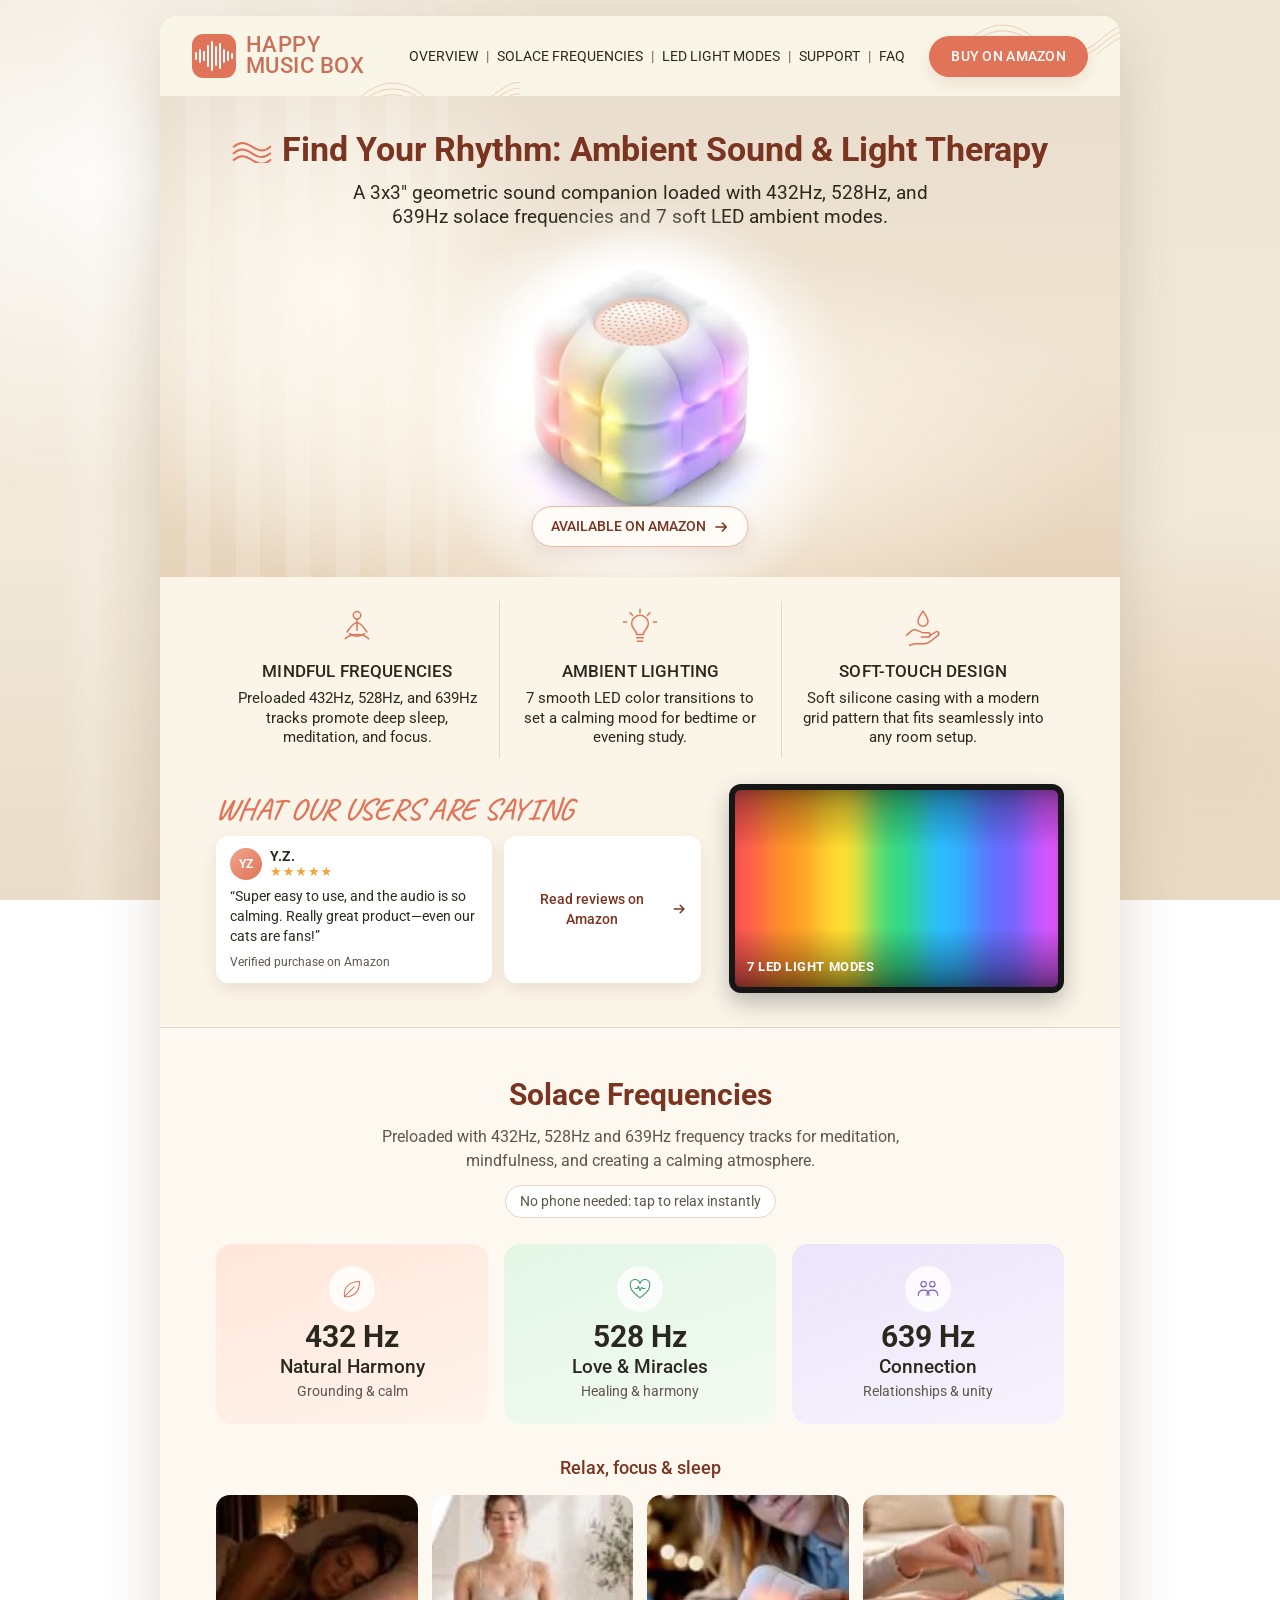
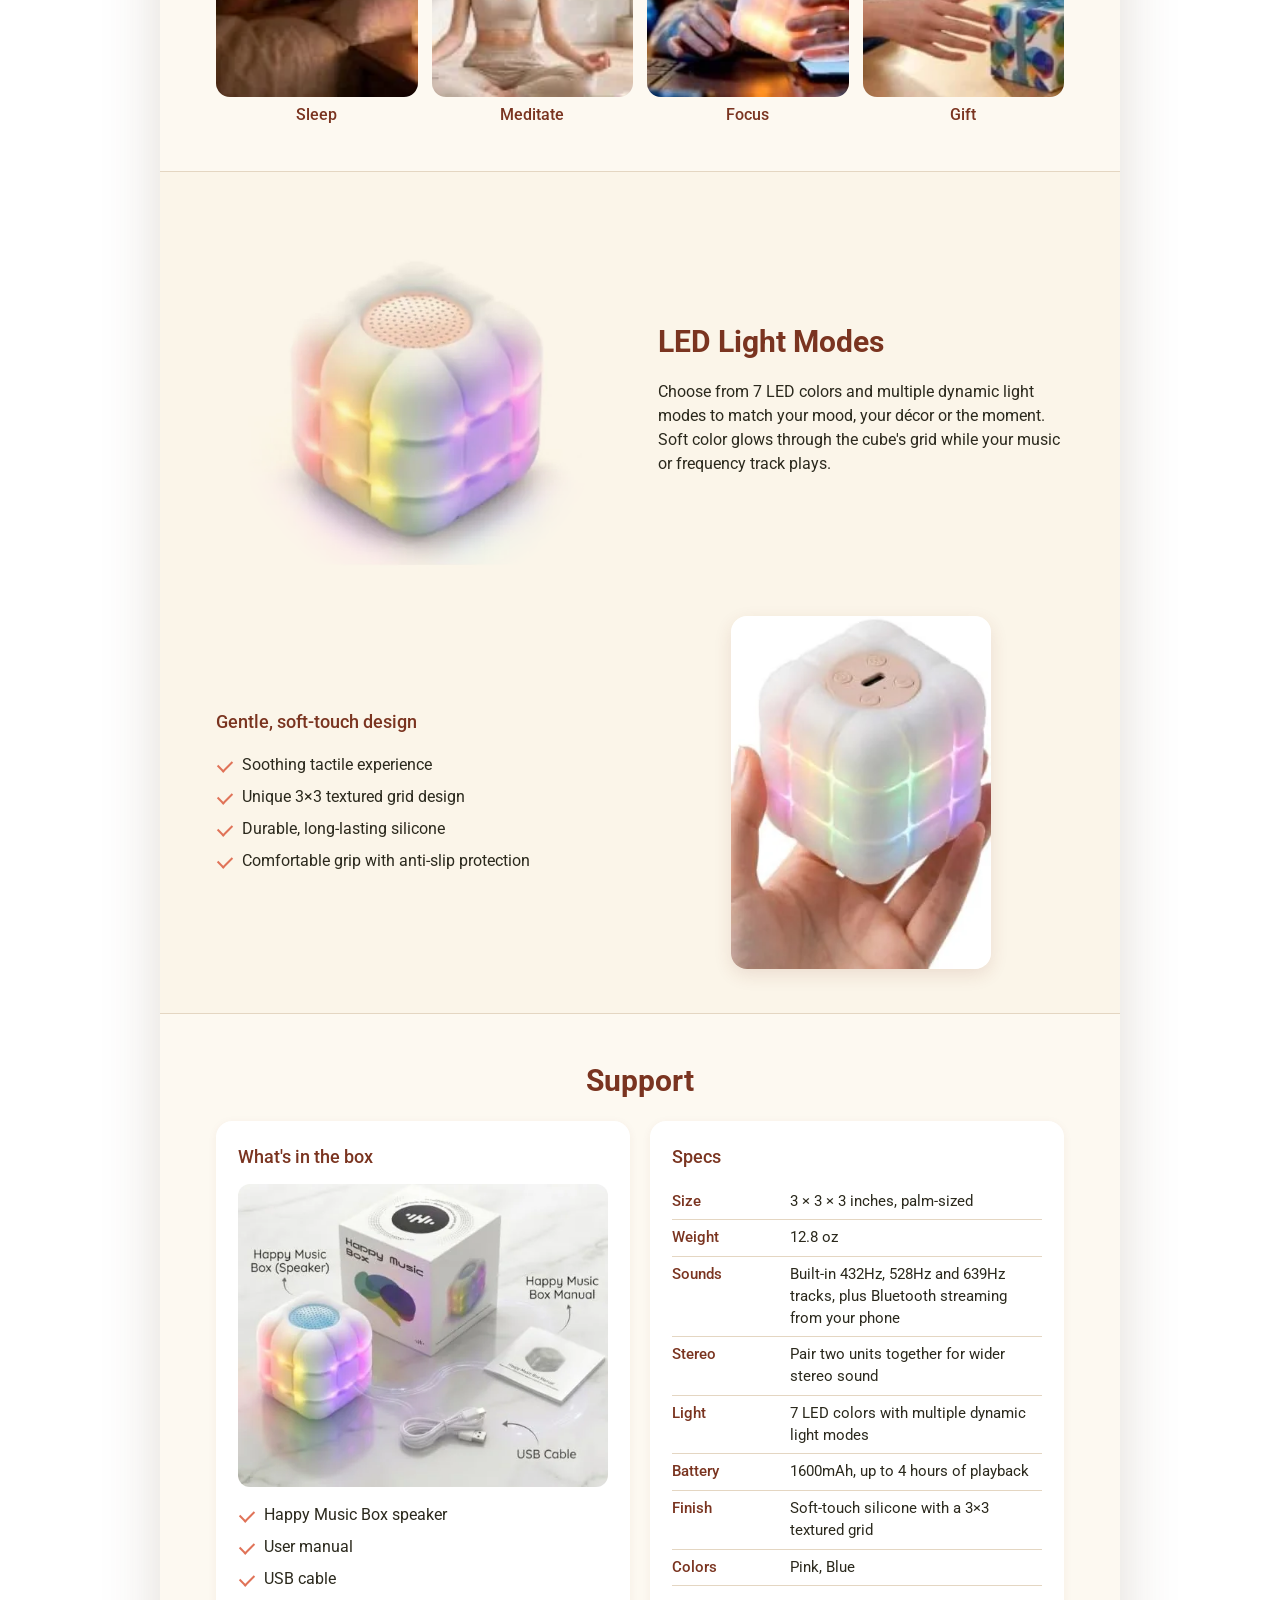
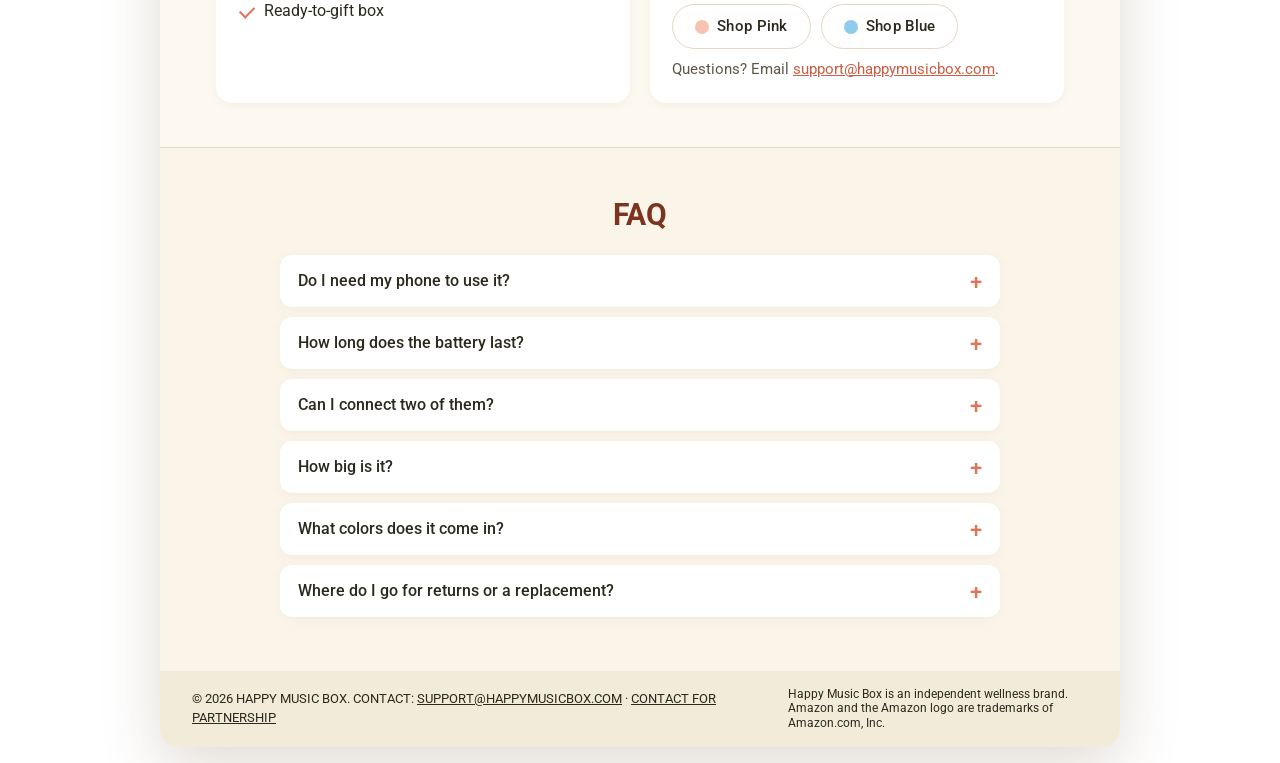
<file: site/index.html>
<!doctype html>
<html lang="en">
<head>
<meta charset="utf-8">
<meta name="viewport" content="width=device-width, initial-scale=1">
<meta name="robots" content="noindex">
<title>Happy Music Box | Portable Sound Machine &amp; Bluetooth Speaker</title>
<meta name="description" content="A palm-sized sound machine and Bluetooth speaker with built-in 432Hz, 528Hz and 639Hz tracks, 7 LED light modes and a soft-touch silicone finish. Available on Amazon in Pink and Blue.">

<meta property="og:type" content="website">
<meta property="og:title" content="Happy Music Box | Portable Sound Machine &amp; Bluetooth Speaker">
<meta property="og:description" content="A palm-sized sound machine and Bluetooth speaker with built-in 432Hz, 528Hz and 639Hz tracks, 7 LED light modes and a soft-touch silicone finish. Available on Amazon in Pink and Blue.">
<meta property="og:image" content="img/og.jpg">

<meta name="twitter:card" content="summary_large_image">
<meta name="theme-color" content="#FBF5E9">
<link rel="icon" href="favicon.ico" sizes="any">
<link rel="apple-touch-icon" href="img/apple-touch-icon.png">
<link rel="preconnect" href="https://fonts.googleapis.com">
<link rel="preconnect" href="https://fonts.gstatic.com" crossorigin>
<link href="https://fonts.googleapis.com/css2?family=Caveat:wght@600&family=Roboto:wght@400;500;700&display=swap" rel="stylesheet">
<link rel="stylesheet" href="style.css">
<script type="application/ld+json">[{"@context": "https://schema.org", "@type": "Product", "name": "Happy Music Box Portable Bluetooth Speaker & Sound Machine", "brand": {"@type": "Brand", "name": "Happy Music Box"}, "description": "Palm-sized sound machine and Bluetooth speaker with built-in 432Hz, 528Hz and 639Hz tracks, 7 LED light modes and a soft-touch silicone finish.", "image": ["img/cube-1000.webp"], "color": ["Pink", "Blue"], "weight": {"@type": "QuantitativeValue", "value": 12.8, "unitCode": "ONZ"}}, {"@context": "https://schema.org", "@type": "FAQPage", "mainEntity": [{"@type": "Question", "name": "Do I need my phone to use it?", "acceptedAnswer": {"@type": "Answer", "text": "No. The 432Hz, 528Hz and 639Hz tracks are built in, so you can tap to play straight away. Your phone is only needed if you want to stream your own music over Bluetooth."}}, {"@type": "Question", "name": "How long does the battery last?", "acceptedAnswer": {"@type": "Answer", "text": "Up to 4 hours of playback from the built-in 1600mAh battery. Recharge it with the included USB cable."}}, {"@type": "Question", "name": "Can I connect two of them?", "acceptedAnswer": {"@type": "Answer", "text": "Yes. Two Happy Music Box speakers can be paired together for a wider, more immersive stereo sound."}}, {"@type": "Question", "name": "How big is it?", "acceptedAnswer": {"@type": "Answer", "text": "3 × 3 × 3 inches and 12.8 oz, small enough for a nightstand, a desk, or your bag."}}, {"@type": "Question", "name": "What colors does it come in?", "acceptedAnswer": {"@type": "Answer", "text": "Pink and Blue. Both are sold on Amazon."}}, {"@type": "Question", "name": "Where do I go for returns or a replacement?", "acceptedAnswer": {"@type": "Answer", "text": "If you bought on Amazon, start a return or replacement from your Amazon order. For anything else, email us at support@happymusicbox.com."}}]}]</script>
</head>
<body>
<div class="sheet">
<header class="top">
  <svg class="deco deco-tr" viewBox="0 0 220 60" aria-hidden="true"><path d="M0 40c30-26 60-26 90 0s60 26 90 0 40-20 40-20"/><path d="M0 48c30-26 60-26 90 0s60 26 90 0 40-20 40-20"/><path d="M0 56c30-26 60-26 90 0s60 26 90 0 40-20 40-20"/></svg><svg class="deco deco-bl" viewBox="0 0 220 60" aria-hidden="true"><path d="M0 40c30-26 60-26 90 0s60 26 90 0 40-20 40-20"/><path d="M0 48c30-26 60-26 90 0s60 26 90 0 40-20 40-20"/><path d="M0 56c30-26 60-26 90 0s60 26 90 0 40-20 40-20"/></svg>
  <a class="logo" href="#overview" aria-label="Happy Music Box home"><span class="logo-mark" aria-hidden="true"><i style="height:18%"></i><i style="height:34%"></i><i style="height:24%"></i><i style="height:52%"></i><i style="height:70%"></i><i style="height:44%"></i><i style="height:60%"></i><i style="height:34%"></i><i style="height:22%"></i><i style="height:14%"></i></span><span class="logo-word">Happy<br>Music Box</span></a>
  <nav class="nav" aria-label="Sections"><a href="#overview">Overview</a><span aria-hidden="true">|</span><a href="#frequencies">Solace Frequencies</a><span aria-hidden="true">|</span><a href="#light">LED Light Modes</a><span aria-hidden="true">|</span><a href="#support">Support</a><span aria-hidden="true">|</span><a href="#faq">FAQ</a></nav>
  <a href="https://www.amazon.com/dp/B0HC9TPS27" class="btn" target="_blank" rel="noopener">Buy on Amazon</a>
</header>
<main>
<section class="hero" id="overview">
  <div class="hero-light" aria-hidden="true"></div>
  <h1><span class="h1-wave"><svg viewBox="0 0 48 28" aria-hidden="true"><path d="M2 8c7-6 13-6 22 0s15 6 22 0M2 16c7-6 13-6 22 0s15 6 22 0M2 24c7-6 13-6 22 0s15 6 22 0"/></svg></span>Find Your Rhythm: Ambient Sound &amp; Light Therapy</h1>
  <p class="lede">A 3x3" geometric sound companion loaded with 432Hz, 528Hz, and 639Hz solace frequencies and 7 soft LED ambient modes.</p>
  <div class="stage">
    <div class="spot" aria-hidden="true"></div>
    <img class="cube" src="img/cube-1000.webp" srcset="img/cube-560.webp 560w, img/cube-1000.webp 1000w" sizes="(max-width: 560px) 74vw, 330px" width="1000" height="1000" alt="Happy Music Box, a soft white 3x3 cube speaker with a peach speaker grille and rainbow LED light between its squares" fetchpriority="high" decoding="async">
    <a href="https://www.amazon.com/dp/B0HC9TPS27" class="pill" target="_blank" rel="noopener">Available on Amazon <svg viewBox="0 0 20 20" aria-hidden="true"><path d="M3 10h13M11 5l5 5-5 5"/></svg></a>
  </div>
</section>
<section class="feats">
    <div class="feat">
      <span class="feat-icon"><svg viewBox="0 0 48 48" aria-hidden="true"><circle cx="24" cy="10" r="4.5"/><path d="M24 15v13M24 19c-4 0-6 3-9 7l-3 4M24 19c4 0 6 3 9 7l3 4M10 38c4-4 9-5 14-5s10 1 14 5M15 32c3 2 6 3 9 3s6-1 9-3"/></svg></span>
      <h2>Mindful Frequencies</h2>
      <p>Preloaded 432Hz, 528Hz, and 639Hz tracks promote deep sleep, meditation, and focus.</p>
    </div>
    <div class="feat">
      <span class="feat-icon"><svg viewBox="0 0 48 48" aria-hidden="true"><path d="M17 27a10 10 0 1 1 14 0c-2 2-3 4-3 6h-8c0-2-1-4-3-6zM20 37h8M21 41h6M24 3v4M8 18H4M44 18h-4M12 7l3 3M36 7l-3 3"/></svg></span>
      <h2>Ambient Lighting</h2>
      <p>7 smooth LED color transitions to set a calming mood for bedtime or evening study.</p>
    </div>
    <div class="feat">
      <span class="feat-icon"><svg viewBox="0 0 48 48" aria-hidden="true"><path d="M24 5c3 5 6 8 6 12a6 6 0 0 1-12 0c0-4 3-7 6-12zM4 34l7-6c2-1 4-1 6 0l7 3h6a2.5 2.5 0 0 1 0 5h-8M30 36l9-6a2.5 2.5 0 0 1 3 4l-10 8c-2 1-4 2-6 2H14l-6 2"/></svg></span>
      <h2>Soft-Touch Design</h2>
      <p>Soft silicone casing with a modern grid pattern that fits seamlessly into any room setup.</p>
    </div>
</section>
<section class="voices">
  <div class="reviews">
    <h2 class="script">What our users are saying</h2>
    <div class="cards">
      <figure class="review">
        <figcaption><span class="avatar" aria-hidden="true">YZ</span><span><b>Y.Z.</b><span class="stars" aria-label="5 out of 5 stars">★★★★★</span></span></figcaption>
        <blockquote>“Super easy to use, and the audio is so calming. Really great product—even our cats are fans!”</blockquote>
        <small>Verified purchase on Amazon</small>
      </figure>
      <a href="https://www.amazon.com/dp/B0HC9TPS27#customerReviews" class="review review-more" target="_blank" rel="noopener">Read reviews on Amazon <svg viewBox="0 0 20 20" aria-hidden="true"><path d="M3 10h13M11 5l5 5-5 5"/></svg></a>
    </div>
  </div>
  <div class="glow" role="img" aria-label="Animation of the cube's LED colors cycling">
    <div class="glow-bars" aria-hidden="true"><i></i><i></i><i></i><i></i><i></i><i></i><i></i></div>
    <span class="glow-tag">7 LED light modes</span>
  </div>
</section>
<section class="band" id="frequencies">
  <h2 class="sec">Solace Frequencies</h2>
  <p class="sec-lede">Preloaded with 432Hz, 528Hz and 639Hz frequency tracks for meditation, mindfulness, and creating a calming atmosphere.</p>
  <p class="chip">No phone needed: tap to relax instantly</p>
  <div class="freqs">
    <div class="freq freq-peach">
      <span class="freq-icon"><svg viewBox="0 0 48 48" aria-hidden="true"><path d="M10 38C8 22 18 10 38 10c0 20-12 30-28 28zM10 38 28 20"/></svg></span>
      <strong>432 Hz</strong>
      <span class="freq-name">Natural Harmony</span>
      <span class="freq-sub">Grounding &amp; calm</span>
    </div>
    <div class="freq freq-mint">
      <span class="freq-icon"><svg viewBox="0 0 48 48" aria-hidden="true"><path d="M24 40S6 29 6 17a9 9 0 0 1 18-3 9 9 0 0 1 18 3c0 12-18 23-18 23z"/><path d="M15 23h4l2-4 3 8 3-6 2 2h4"/></svg></span>
      <strong>528 Hz</strong>
      <span class="freq-name">Love &amp; Miracles</span>
      <span class="freq-sub">Healing &amp; harmony</span>
    </div>
    <div class="freq freq-lilac">
      <span class="freq-icon"><svg viewBox="0 0 48 48" aria-hidden="true"><circle cx="16" cy="15" r="5"/><circle cx="32" cy="15" r="5"/><path d="M6 36c0-6 4-10 10-10s10 4 10 10M22 36c0-6 4-10 10-10s10 4 10 10"/></svg></span>
      <strong>639 Hz</strong>
      <span class="freq-name">Connection</span>
      <span class="freq-sub">Relationships &amp; unity</span>
    </div>
  </div>
  <h3 class="sub">Relax, focus &amp; sleep</h3>
  <div class="uses">
      <figure><img src="img/use_sleep-260.webp" srcset="img/use_sleep-260.webp 260w" sizes="(max-width: 560px) 44vw, 200px" width="130" height="130" alt="A woman asleep in bed with the cube glowing softly on the nightstand" loading="lazy" decoding="async"><figcaption>Sleep</figcaption></figure>
      <figure><img src="img/use_meditate-260.webp" srcset="img/use_meditate-260.webp 260w" sizes="(max-width: 560px) 44vw, 200px" width="122" height="122" alt="A woman meditating cross-legged on a yoga mat" loading="lazy" decoding="async"><figcaption>Meditate</figcaption></figure>
      <figure><img src="img/use_focus-260.webp" srcset="img/use_focus-260.webp 260w" sizes="(max-width: 560px) 44vw, 200px" width="155" height="155" alt="Someone at a desk in the evening, holding the glowing cube" loading="lazy" decoding="async"><figcaption>Focus</figcaption></figure>
      <figure><img src="img/use_gift-260.webp" srcset="img/use_gift-260.webp 260w" sizes="(max-width: 560px) 44vw, 200px" width="157" height="157" alt="Two people handing over a wrapped gift box" loading="lazy" decoding="async"><figcaption>Gift</figcaption></figure>
  </div>
</section>
<section class="band" id="light">
  <div class="zig">
    <div class="zig-img"><img class="fade" src="img/cube_lit-560.webp" srcset="img/cube_lit-560.webp 560w" sizes="(max-width: 760px) 80vw, 380px" width="547" height="547" alt="The cube glowing in pink, yellow, green and violet LED light" loading="lazy" decoding="async"></div>
    <div class="zig-txt">
      <h2 class="sec">LED Light Modes</h2>
      <p>Choose from 7 LED colors and multiple dynamic light modes to match your mood, your décor or the moment. Soft color glows through the cube's grid while your music or frequency track plays.</p>
    </div>
  </div>
  <div class="zig rev">
    <div class="zig-img"><img class="rounded" src="img/hand-400.webp" srcset="img/hand-400.webp 400w" sizes="(max-width: 760px) 70vw, 300px" width="300" height="407" alt="A hand holding the palm-sized cube, showing its soft silicone grid and the buttons on top" loading="lazy" decoding="async"></div>
    <div class="zig-txt">
      <h3 class="sub left">Gentle, soft-touch design</h3>
      <ul class="ticks">
        <li>Soothing tactile experience</li>
        <li>Unique 3×3 textured grid design</li>
        <li>Durable, long-lasting silicone</li>
        <li>Comfortable grip with anti-slip protection</li>
      </ul>
    </div>
  </div>
</section>
<section class="band" id="support">
  <h2 class="sec">Support</h2>
  <div class="support">
    <div class="card">
      <h3 class="sub left">What's in the box</h3>
      <img class="boxshot" src="img/box-500.webp" srcset="img/box-500.webp 500w" sizes="(max-width: 760px) 86vw, 460px" width="500" height="410" alt="What&#x27;s in the box: the Happy Music Box speaker, its gift box, the manual and a USB cable" loading="lazy" decoding="async">
      <ul class="ticks"><li>Happy Music Box speaker</li><li>User manual</li><li>USB cable</li><li>Ready-to-gift box</li></ul>
    </div>
    <div class="card">
      <h3 class="sub left">Specs</h3>
      <table class="specs"><tr><th>Size</th><td>3 × 3 × 3 inches, palm-sized</td></tr><tr><th>Weight</th><td>12.8 oz</td></tr><tr><th>Sounds</th><td>Built-in 432Hz, 528Hz and 639Hz tracks, plus Bluetooth streaming from your phone</td></tr><tr><th>Stereo</th><td>Pair two units together for wider stereo sound</td></tr><tr><th>Light</th><td>7 LED colors with multiple dynamic light modes</td></tr><tr><th>Battery</th><td>1600mAh, up to 4 hours of playback</td></tr><tr><th>Finish</th><td>Soft-touch silicone with a 3×3 textured grid</td></tr><tr><th>Colors</th><td>Pink, Blue</td></tr></table>
      <div class="colors">
        <a href="https://www.amazon.com/dp/B0HC9TPS27" class="btn ghost" target="_blank" rel="noopener"><span class="dot pink"></span>Shop Pink</a>
        <a href="https://www.amazon.com/dp/B0HC9XZ8BC" class="btn ghost" target="_blank" rel="noopener"><span class="dot blue"></span>Shop Blue</a>
      </div>
      <p class="help">Questions? Email <a href="mailto:support@happymusicbox.com">support@happymusicbox.com</a>.</p>
    </div>
  </div>
</section>
<section class="band" id="faq">
  <h2 class="sec">FAQ</h2>
  <div class="faq"><details><summary>Do I need my phone to use it?</summary><p>No. The 432Hz, 528Hz and 639Hz tracks are built in, so you can tap to play straight away. Your phone is only needed if you want to stream your own music over Bluetooth.</p></details><details><summary>How long does the battery last?</summary><p>Up to 4 hours of playback from the built-in 1600mAh battery. Recharge it with the included USB cable.</p></details><details><summary>Can I connect two of them?</summary><p>Yes. Two Happy Music Box speakers can be paired together for a wider, more immersive stereo sound.</p></details><details><summary>How big is it?</summary><p>3 × 3 × 3 inches and 12.8 oz, small enough for a nightstand, a desk, or your bag.</p></details><details><summary>What colors does it come in?</summary><p>Pink and Blue. Both are sold on Amazon.</p></details><details><summary>Where do I go for returns or a replacement?</summary><p>If you bought on Amazon, start a return or replacement from your Amazon order. For anything else, email us at support@happymusicbox.com.</p></details></div>
</section>
</main>
<footer class="foot">
  <p>© 2026 Happy Music Box. Contact: <a href="mailto:support@happymusicbox.com">support@happymusicbox.com</a> ·
     <a href="mailto:support@happymusicbox.com?subject=Partnership">Contact for Partnership</a></p>
  <p class="legal">Happy Music Box is an independent wellness brand. Amazon and the Amazon logo are trademarks of Amazon.com, Inc.</p>
</footer>
</div>
</body></html>
</file>
<file: site/style.css>
/* Happy Music Box: palette sampled from Shuai's mockup (432.jpg) */
:root {
  --cream: #FBF5E9;
  --cream-2: #F3EBDA;
  --sand: #EDE1CF;
  --terracotta: #E07358;
  --terracotta-d: #C95E44;
  --logo: #C8705A;
  --rust: #7A3420;
  --ink: #2B291D;
  --muted: #5F5649;
  --line: #E4D6C2;
  --radius: 16px;
  --shadow: 0 6px 18px rgba(122, 52, 32, .12);
}

* { box-sizing: border-box; }
html { scroll-behavior: smooth; scroll-padding-top: 16px; }
body {
  margin: 0;
  font: 16px/1.5 Roboto, system-ui, -apple-system, "Segoe UI", sans-serif;
  color: var(--ink);
  /* the soft, sunlit room around the page */
  background:
    radial-gradient(60% 50% at 8% 20%, rgba(255, 255, 255, .85), transparent 70%),
    radial-gradient(40% 40% at 95% 85%, rgba(232, 214, 190, .9), transparent 70%),
    repeating-linear-gradient(90deg, rgba(255, 255, 255, 0) 0 60px, rgba(255, 255, 255, .16) 90px, rgba(255, 255, 255, 0) 120px) left / 34% 100% no-repeat,
    linear-gradient(180deg, #EFE6D6, #F2E9DA 60%, #E9DCC8);
  background-attachment: fixed;
}
a { color: var(--terracotta-d); }
img { max-width: 100%; height: auto; display: block; }
svg { stroke: currentColor; fill: none; stroke-width: 2; stroke-linecap: round; stroke-linejoin: round; }

.sheet {
  max-width: 960px;
  margin: 16px auto;
  background: var(--cream);
  border-radius: 18px;
  box-shadow: 0 20px 60px rgba(90, 60, 30, .18);
  overflow: hidden;
}

/* ---------- header ---------- */
.top {
  position: relative;
  display: flex;
  align-items: center;
  gap: 24px;
  padding: 18px 32px;
  background: #FAF6E7;
}
.deco { position: absolute; width: 160px; height: 44px; color: #D9A08F; opacity: .55; pointer-events: none; }
.deco path { stroke-width: 1.2; }
.deco-tr { top: -6px; right: -10px; }
.deco-bl { bottom: -16px; left: 200px; }

.logo { display: flex; align-items: center; gap: 10px; text-decoration: none; flex: none; position: relative; }
.logo-mark {
  width: 44px; height: 44px; border-radius: 11px; background: var(--terracotta);
  display: flex; align-items: center; justify-content: center; gap: 2px;
}
.logo-mark i { display: block; width: 2px; background: #fff; border-radius: 2px; }
.logo-word {
  font-weight: 500; font-size: 22px; line-height: .95; letter-spacing: .02em;
  text-transform: uppercase; color: var(--logo);
}

.nav { display: flex; align-items: center; gap: 8px; margin-left: auto; font-size: 13.5px; position: relative; }
.nav a { color: var(--ink); text-decoration: none; text-transform: uppercase; white-space: nowrap; }
.nav a:hover { color: var(--terracotta-d); }
.nav span { color: var(--ink); opacity: .7; }

.btn {
  display: inline-flex; align-items: center; gap: 8px;
  padding: 10px 22px; border-radius: 999px;
  background: var(--terracotta); color: #fff; text-decoration: none;
  font-weight: 500; font-size: 14px; text-transform: uppercase; letter-spacing: .02em;
  box-shadow: var(--shadow); white-space: nowrap; flex: none; position: relative;
  transition: background .15s, transform .15s;
}
.btn:hover { background: var(--terracotta-d); transform: translateY(-1px); }
.btn.ghost { background: #fff; color: var(--ink); box-shadow: none; border: 1px solid var(--line); text-transform: none; font-size: 15px; }
.btn.ghost:hover { border-color: var(--terracotta); }

/* ---------- hero ---------- */
.hero {
  position: relative;
  padding: 34px 24px 0;
  text-align: center;
  overflow: hidden;
  background:
    radial-gradient(70% 60% at 50% 72%, #FFF8EE 0%, rgba(255, 248, 238, 0) 70%),
    repeating-linear-gradient(90deg, rgba(255, 255, 255, 0) 0 26px, rgba(255, 255, 255, .16) 26px 50px) left / 30% 100% no-repeat,
    linear-gradient(180deg, #E9DDCD 0%, #F0E4D3 55%, #E6D3BA 100%);
}
.hero-light {
  position: absolute; inset: -20% auto auto -10%; width: 55%; height: 120%;
  background: radial-gradient(closest-side, rgba(255, 252, 244, .9), transparent);
  pointer-events: none;
}
.hero h1 {
  position: relative; margin: 0 auto 10px; max-width: 900px;
  font-size: clamp(26px, 3.6vw, 34px); line-height: 1.15; font-weight: 700; color: var(--rust);
}
.h1-wave { display: inline-block; width: 40px; margin-right: 10px; color: var(--terracotta); vertical-align: -2px; }
.h1-wave svg { stroke-width: 2.4; }
.lede { position: relative; margin: 0 auto; max-width: 580px; font-size: clamp(16px, 2vw, 18.5px); line-height: 1.3; }

.stage { position: relative; width: min(330px, 74vw); margin: 0 auto; padding-bottom: 18px; }
.stage::before {
  content: ""; position: absolute; left: 18%; right: 18%; bottom: 46px; height: 26px;
  background: radial-gradient(closest-side, rgba(122, 82, 50, .28), transparent); filter: blur(4px);
}
.spot {
  position: absolute; left: 50%; top: 52%; width: 130%; aspect-ratio: 1; transform: translate(-50%, -50%);
  background: radial-gradient(closest-side, #fff 52%, rgba(255, 255, 255, .7) 66%, rgba(255, 255, 255, 0) 100%);
}
.cube {
  position: relative; width: 100%;
  -webkit-mask-image: radial-gradient(closest-side, #000 74%, transparent 100%);
          mask-image: radial-gradient(closest-side, #000 74%, transparent 100%);
}
.pill {
  position: absolute; left: 50%; bottom: 30px; transform: translateX(-50%);
  display: inline-flex; align-items: center; gap: 8px; white-space: nowrap;
  padding: 9px 18px; border-radius: 999px;
  background: rgba(255, 252, 247, .94); border: 1.5px solid #E6B8A6;
  color: var(--rust); text-decoration: none; font-weight: 500; font-size: 14px; text-transform: uppercase;
  box-shadow: var(--shadow); transition: transform .15s;
}
.pill:hover { transform: translateX(-50%) translateY(-1px); }
.pill svg, .review-more svg { width: 16px; height: 16px; }

/* ---------- features ---------- */
.feats { display: grid; grid-template-columns: repeat(3, 1fr); padding: 24px 56px 8px; }
.feat { text-align: center; padding: 6px 18px 10px; }
.feat + .feat { border-left: 1px solid var(--line); }
.feat-icon { display: inline-block; width: 40px; height: 40px; color: var(--terracotta); }
.feat-icon svg { stroke-width: 1.8; }
.feat h2 { margin: 6px 0 4px; font-size: 16.5px; font-weight: 500; text-transform: uppercase; letter-spacing: .01em; }
.feat p { margin: 0; font-size: 14.5px; line-height: 1.35; }

/* ---------- reviews + LED panel ---------- */
.voices { display: grid; grid-template-columns: 1.45fr 1fr; gap: 28px; align-items: center; padding: 18px 56px 34px; }
.script {
  font-family: Caveat, "Comic Sans MS", cursive; font-weight: 600; font-size: 30px; line-height: 1;
  text-transform: uppercase; color: var(--terracotta); margin: 0 0 12px; letter-spacing: .01em;
  transform: skew(-6deg);
}
.cards { display: grid; grid-template-columns: 1.4fr 1fr; gap: 12px; }
.review {
  margin: 0; padding: 12px 14px; background: #fff; border-radius: 12px; box-shadow: var(--shadow);
  font-size: 13.5px; display: flex; flex-direction: column; gap: 6px;
}
.review figcaption { display: flex; align-items: center; gap: 8px; }
.review figcaption > span:last-child { display: flex; flex-direction: column; line-height: 1.2; }
.avatar {
  width: 32px; height: 32px; border-radius: 50%; flex: none;
  display: grid; place-items: center; font-size: 12px; font-weight: 700; color: #fff;
  background: linear-gradient(135deg, #F0A48C, var(--terracotta));
}
.stars { color: #F2A33A; letter-spacing: 1px; font-size: 13px; }
.review blockquote { margin: 0; }
.review small { color: var(--muted); font-size: 12px; }
.review-more {
  align-items: center; justify-content: center; text-align: center;
  color: var(--rust); text-decoration: none; font-weight: 500; flex-direction: row;
}
.review-more:hover { color: var(--terracotta-d); }

.glow {
  position: relative; aspect-ratio: 16 / 10; border-radius: 12px; overflow: hidden;
  background: #111; border: 6px solid #161616; box-shadow: 0 10px 24px rgba(0, 0, 0, .25);
}
.glow-bars { position: absolute; inset: 0; display: flex; filter: blur(14px) saturate(1.2); transform: scale(1.15); }
.glow-bars i { flex: 1; animation: glow 14s linear infinite; }
.glow-bars i:nth-child(1) { background: #ff5a5a; animation-delay: 0s; }
.glow-bars i:nth-child(2) { background: #ff9a3c; animation-delay: -2s; }
.glow-bars i:nth-child(3) { background: #ffe14d; animation-delay: -4s; }
.glow-bars i:nth-child(4) { background: #46d38a; animation-delay: -6s; }
.glow-bars i:nth-child(5) { background: #3fb6ff; animation-delay: -8s; }
.glow-bars i:nth-child(6) { background: #6b6bff; animation-delay: -10s; }
.glow-bars i:nth-child(7) { background: #d35cff; animation-delay: -12s; }
@keyframes glow { 0%, 100% { opacity: .35; } 50% { opacity: 1; } }
.glow::after { content: ""; position: absolute; inset: 0; background: linear-gradient(180deg, rgba(0, 0, 0, .35), transparent 30%, transparent 70%, rgba(0, 0, 0, .45)); }
.glow-tag {
  position: absolute; left: 12px; bottom: 10px; z-index: 1;
  color: #fff; font-weight: 700; font-size: 13px; text-transform: uppercase; letter-spacing: .04em;
}
@media (prefers-reduced-motion: reduce) { .glow-bars i { animation: none; opacity: .8; } html { scroll-behavior: auto; } }

/* ---------- lower sections ---------- */
.band { padding: 44px 56px; border-top: 1px solid var(--line); }
.band:nth-of-type(even) { background: #FDF9F1; }
.sec { margin: 0 0 8px; text-align: center; font-size: clamp(24px, 3vw, 30px); font-weight: 700; color: var(--rust); }
.sec-lede { margin: 0 auto 12px; max-width: 600px; text-align: center; color: var(--muted); }
.chip {
  display: table; margin: 0 auto 26px; padding: 5px 14px; border-radius: 999px;
  background: #fff; border: 1px solid var(--line); font-size: 14px; color: var(--muted);
}
.sub { margin: 30px 0 14px; text-align: center; font-size: 18px; font-weight: 500; color: var(--rust); }
.sub.left { text-align: left; margin-top: 0; }

.freqs { display: grid; grid-template-columns: repeat(3, 1fr); gap: 16px; }
.freq { display: flex; flex-direction: column; align-items: center; padding: 22px 12px; border-radius: var(--radius); text-align: center; }
.freq-peach { background: linear-gradient(160deg, #FFE6DA, #FFF4EC); }
.freq-mint  { background: linear-gradient(160deg, #E2F6E6, #F4FBF2); }
.freq-lilac { background: linear-gradient(160deg, #ECE4FA, #F7F3FD); }
.freq-icon { width: 46px; height: 46px; padding: 10px; border-radius: 50%; background: rgba(255, 255, 255, .8); color: var(--terracotta); }
.freq-mint .freq-icon { color: #3E9B62; }
.freq-lilac .freq-icon { color: #7B5CC4; }
.freq strong { font-size: 30px; line-height: 1.1; margin-top: 8px; }
.freq-name { font-size: 19px; font-weight: 500; }
.freq-sub { font-size: 14px; color: var(--muted); }

.uses { display: grid; grid-template-columns: repeat(4, 1fr); gap: 14px; }
.uses figure { margin: 0; text-align: center; }
.uses img { width: 100%; aspect-ratio: 1; object-fit: cover; border-radius: 14px; }
.uses figcaption { margin-top: 6px; font-weight: 500; color: var(--rust); }

.zig { display: grid; grid-template-columns: 1fr 1fr; gap: 36px; align-items: center; }
.zig + .zig { margin-top: 20px; }
.zig.rev .zig-img { order: 2; }
.zig-img { display: flex; justify-content: center; }
.zig-img img { max-width: 380px; width: 100%; }
.zig.rev .zig-img img { max-width: 260px; }
.zig-txt .sec { text-align: left; }
.fade {
  -webkit-mask-image: radial-gradient(closest-side, #000 72%, transparent 100%);
          mask-image: radial-gradient(closest-side, #000 72%, transparent 100%);
  mix-blend-mode: multiply;
}
.rounded { border-radius: var(--radius); box-shadow: var(--shadow); }
.ticks { list-style: none; padding: 0; margin: 0; }
.ticks li { position: relative; padding: 4px 0 4px 26px; }
.ticks li::before {
  content: ""; position: absolute; left: 2px; top: 11px; width: 12px; height: 7px;
  border: solid var(--terracotta); border-width: 0 0 2px 2px; transform: rotate(-45deg);
}

.support { display: grid; grid-template-columns: 1fr 1fr; gap: 20px; margin-top: 18px; }
.card { background: #fff; border-radius: var(--radius); padding: 22px; box-shadow: 0 2px 10px rgba(122, 52, 32, .06); }
.boxshot { border-radius: 12px; margin-bottom: 12px; }
.specs { width: 100%; border-collapse: collapse; font-size: 14.5px; }
.specs th, .specs td { text-align: left; vertical-align: top; padding: 7px 0; border-bottom: 1px solid var(--line); }
.specs th { width: 32%; font-weight: 500; color: var(--rust); padding-right: 10px; }
.colors { display: flex; flex-wrap: wrap; gap: 10px; margin: 18px 0 10px; }
.dot { width: 14px; height: 14px; border-radius: 50%; display: inline-block; }
.dot.pink { background: #F6C3B0; }
.dot.blue { background: #8FCBEA; }
.help { margin: 0; font-size: 14.5px; color: var(--muted); }

.faq { max-width: 720px; margin: 18px auto 0; }
.faq details { background: #fff; border-radius: 12px; margin-bottom: 10px; padding: 0 18px; box-shadow: 0 2px 10px rgba(122, 52, 32, .06); }
.faq summary { cursor: pointer; padding: 14px 0; font-weight: 500; list-style: none; position: relative; padding-right: 28px; }
.faq summary::-webkit-details-marker { display: none; }
.faq summary::after { content: "+"; position: absolute; right: 0; top: 10px; font-size: 22px; color: var(--terracotta); }
.faq details[open] summary::after { content: "–"; }
.faq details p { margin: 0 0 14px; color: var(--muted); }

.nf { text-align: center; padding: 80px 24px; }
.nf h1 { color: var(--rust); }

/* ---------- footer ---------- */
.foot {
  display: flex; justify-content: space-between; align-items: center; gap: 20px;
  padding: 16px 32px; background: var(--cream-2); font-size: 12.5px; text-transform: uppercase;
}
.foot p { margin: 0; }
.foot a { color: var(--ink); }
.foot .legal { text-transform: none; max-width: 300px; font-size: 11.5px; line-height: 1.3; }

/* ---------- responsive ---------- */
@media (max-width: 900px) {
  .top { flex-wrap: wrap; padding: 14px 20px; }
  .nav { order: 3; width: 100%; margin: 0; overflow-x: auto; padding-bottom: 2px; scrollbar-width: none; }
  .btn { margin-left: auto; }
  .deco-bl { display: none; }
  .feats, .voices { padding-left: 24px; padding-right: 24px; }
  .band { padding: 36px 24px; }
}
@media (max-width: 760px) {
  .sheet { margin: 0; border-radius: 0; }
  .feats { grid-template-columns: 1fr; gap: 6px; }
  .feat + .feat { border-left: 0; border-top: 1px solid var(--line); padding-top: 16px; }
  .voices { grid-template-columns: 1fr; }
  .freqs { grid-template-columns: 1fr; }
  .uses { grid-template-columns: repeat(2, 1fr); }
  .zig { grid-template-columns: 1fr; gap: 12px; }
  .zig.rev .zig-img { order: 0; }
  .support { grid-template-columns: 1fr; }
  .foot { flex-direction: column; align-items: flex-start; }
}
@media (max-width: 460px) {
  .logo-word { font-size: 18px; }
  .logo-mark { width: 38px; height: 38px; }
  .top .btn { padding: 9px 14px; font-size: 12.5px; }
  .h1-wave { display: none; }
  .cards { grid-template-columns: 1fr; }
}
</file>
